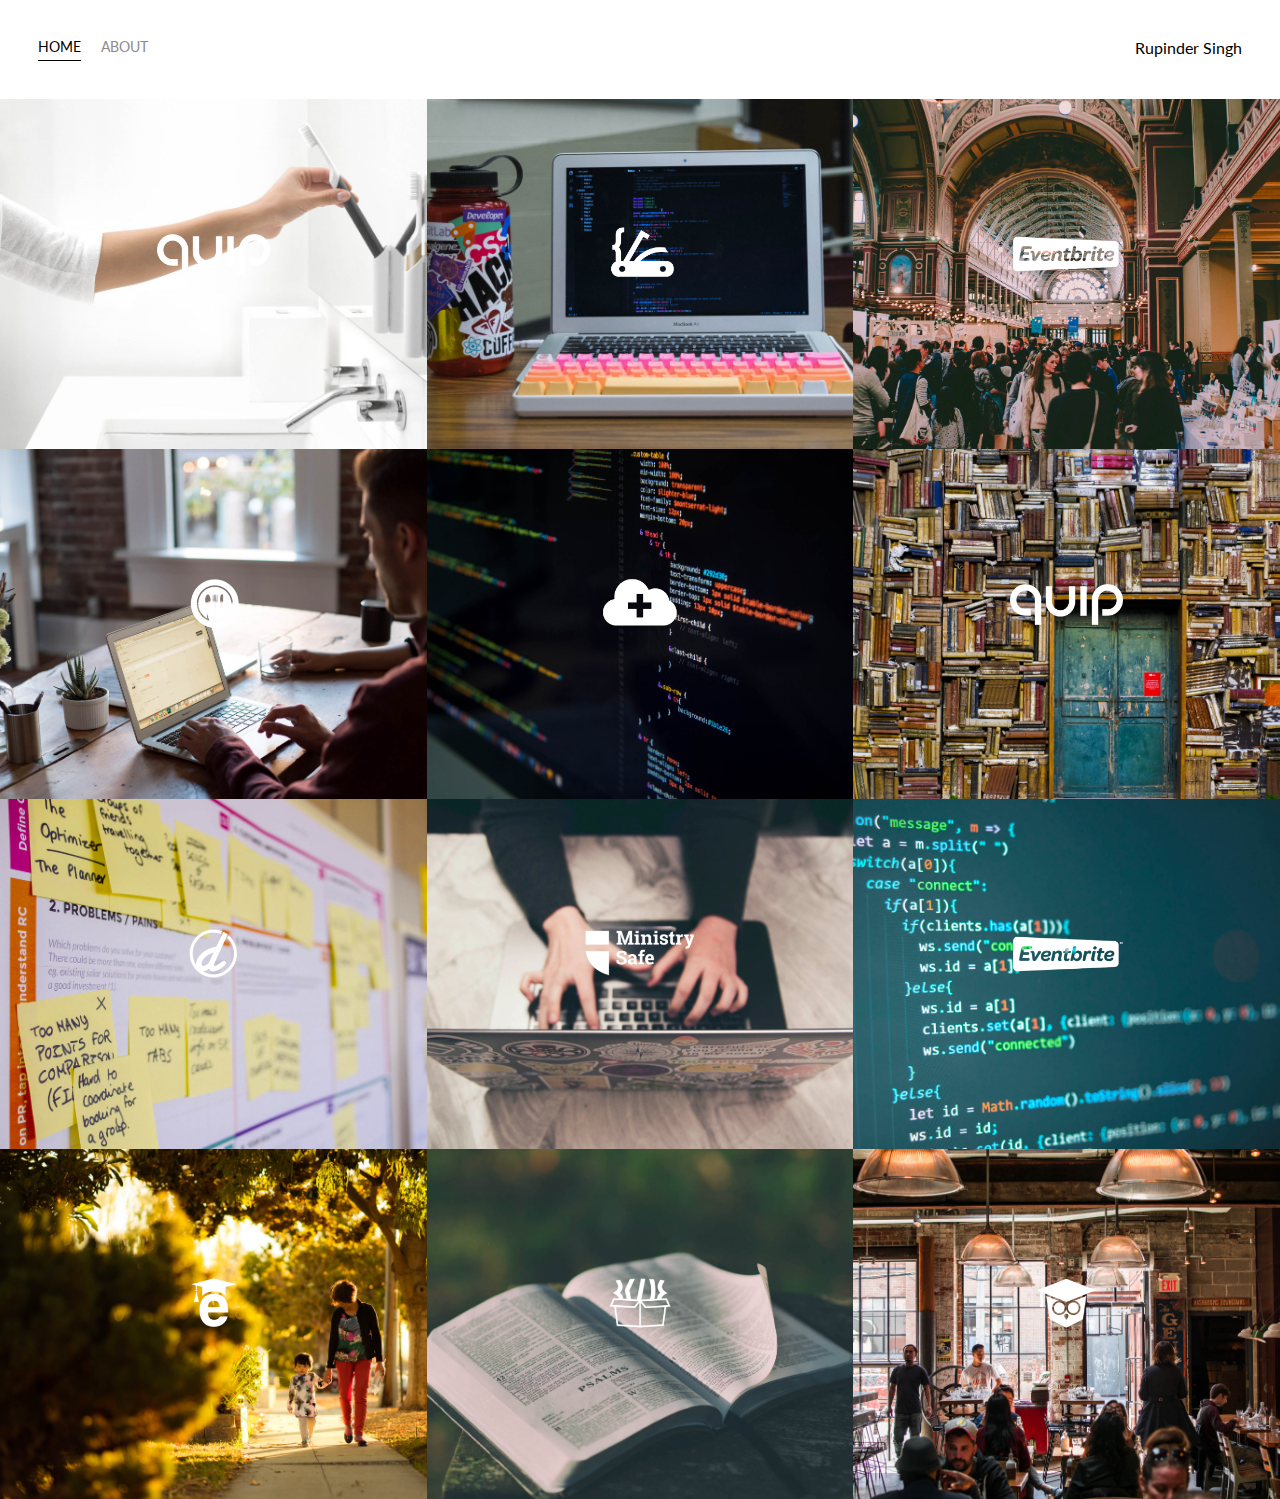
<file: index.html>
<!DOCTYPE html>
<html>
  <head>
    <meta charset="utf-8" />
    <title>HTML Cheat sheet</title>
    <link href="https://fonts.googleapis.com/css2?family=Lato:ital,wght@1,700&display=swap" rel="stylesheet"> 
    <link rel="stylesheet" href="style.css" />
  </head>

  <body>


    <div class="container">
      <div class="nav-wrapper">
        <div class="left-side">
              <div class="nav-link-wrapper active-nav-link">
                  <a href="index.html">Home</a>
                </div>

              <div class="nav-link-wrapper">
                  <a href="about.html">About</a>
              </div>

        </div>

        <div class="right-side">
          <div class="brand">
              <div>Rupinder Singh</div>
          </div>
        </div>
      </div>

      <div class="content-wrapper">
        <div class="portfolio-items-wrapper">

      

         <div class="portfolio-item-wrapper">
            <div class="portfolio-img-background" style="background-image: url(images/portfolio1.jpg)"></div>
            <div class="img-text-wrapper">
                <div class="logo-wrapper">
                  <img src="images/logos/quip.png">
                </div>

                <div class="subtitle">
                  Portfolio 1
                </div>
            </div>
          </div>



          <div class="portfolio-item-wrapper">
            <div class="portfolio-img-background" style="background-image: url(images/portfolio2.jpg)"></div>
            <div class="img-text-wrapper">
                <div class="logo-wrapper">
                  <img src="images/logos/devcamp.png">
                </div>

                <div class="subtitle">
                  Portfolio 2
                </div>
            </div>
          </div>



          <div class="portfolio-item-wrapper">
            <div class="portfolio-img-background" style="background-image: url(images/portfolio3.jpg)"></div>
            <div class="img-text-wrapper">
                <div class="logo-wrapper">
                  <img src="images/logos/eventbrite.png">
                </div>

                <div class="subtitle">
                  Portfolio 3
                </div>
            </div>
          </div>
          



          <div class="portfolio-item-wrapper">
            <div class="portfolio-img-background" style="background-image: url(images/portfolio4.jpg)"></div>
            <div class="img-text-wrapper">
                <div class="logo-wrapper">
                  <img src="images/logos/toastability.png">
                </div>

                <div class="subtitle">
                  Portfolio 4
                </div>
            </div>
          </div>

          <div class="portfolio-item-wrapper">
            <div class="portfolio-img-background" style="background-image: url(images/portfolio5.jpg)"></div>
            <div class="img-text-wrapper">
                <div class="logo-wrapper">
                  <img src="images/logos/shop-hacker.png">
                </div>

                <div class="subtitle">
                  Portfolio 5
                </div>
            </div>
          </div>



          <div class="portfolio-item-wrapper">
            <div class="portfolio-img-background" style="background-image: url(images/portfolio6.jpg)"></div>
            <div class="img-text-wrapper">
                <div class="logo-wrapper">
                  <img src="images/logos/quip.png">
                </div>

                <div class="subtitle">
                  Portfolio 6
                </div>
            </div>
          </div>


          <div class="portfolio-item-wrapper">
            <div class="portfolio-img-background" style="background-image: url(images/portfolio7.jpg)"></div>
            <div class="img-text-wrapper">
                <div class="logo-wrapper">
                  <img src="images/logos/open-devos.png">
                </div>

                <div class="subtitle">
                  Portfolio 7
                </div>
            </div>
          </div>



          <div class="portfolio-item-wrapper">
            <div class="portfolio-img-background" style="background-image: url(images/portfolio8.jpg)"></div>
            <div class="img-text-wrapper">
                <div class="logo-wrapper">
                  <img src="images/logos/ministry-safe.png">
                </div>

                <div class="subtitle">
                  Portfolio 8
                </div>
            </div>
          </div>




          <div class="portfolio-item-wrapper">
            <div class="portfolio-img-background" style="background-image: url(images/portfolio9.jpg)"></div>
            <div class="img-text-wrapper">
                <div class="logo-wrapper">
                  <img src="images/logos/eventbrite.png">
                </div>

                <div class="subtitle">
                  Portfolio 9
                </div>
            </div>
          </div>



          <div class="portfolio-item-wrapper">
            <div class="portfolio-img-background" style="background-image: url(images/portfolio10.jpg)"></div>
            <div class="img-text-wrapper">
                <div class="logo-wrapper">
                  <img src="images/logos/edutechional.png">
                </div>

                <div class="subtitle">
                  Portfolio 10
                </div>
            </div>
          </div>



          <div class="portfolio-item-wrapper">
            <div class="portfolio-img-background" style="background-image: url(images/portfolio11.jpg)"></div>
            <div class="img-text-wrapper">
                <div class="logo-wrapper">
                  <img src="images/logos/devtrunk.png">
                </div>

                <div class="subtitle">
                  Portfolio 11
                </div>
            </div>
          </div>



          <div class="portfolio-item-wrapper">
            <div class="portfolio-img-background" style="background-image: url(images/portfolio12.jpg)">
            </div>
            <div class="img-text-wrapper">
                <div class="logo-wrapper">
                  <img src="images/logos/dailysmarty.png">
                </div>

                <div class="subtitle">
                  Portfolio 12
                </div>
            </div>
          </div>






       </div>
     </div>


    </div>


    </body>
  </body>
<script>
 

const portfolioitems = document.querySelectorAll('.portfolio-item-wrapper')

portfolioitems.forEach(portfolioItem =>  {
  portfolioItem.addEventListener('mouseover', () => {
    portfolioItem.childNodes[1].classList.add('img-darken');
  })

  portfolioItem.addEventListener('mouseout', () => {
    portfolioItem.childNodes[1].classList.remove('img-darken');
  })


})
</script>
</html>
</file>
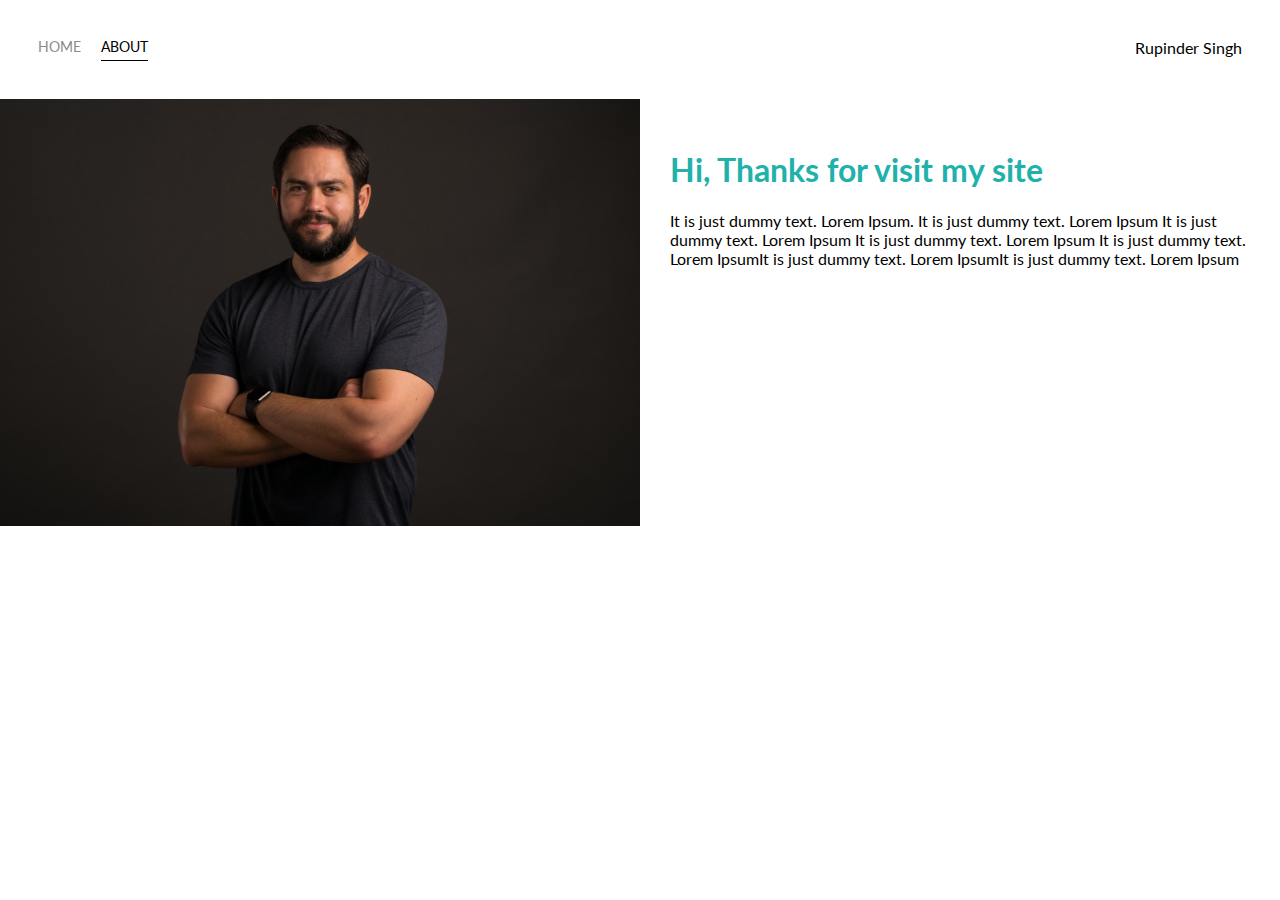
<file: about.html>
<!DOCTYPE html>
<html>
  <head>
    <meta charset="utf-8" />
    <title>HTML Cheat sheet workinprogreess merge with master</title>
    <link href="https://fonts.googleapis.com/css2?family=Lato:ital,wght@1,700&display=swap" rel="stylesheet"> 
    <link rel="stylesheet" href="style.css" />
  </head>

  <body>


    <div class="container">
      <div class="nav-wrapper">
        <div class="left-side">
              <div class="nav-link-wrapper">
                  <a href="index.html">Home</a>
                </div>

              <div class="nav-link-wrapper active-nav-link">
                  <a href="about.html">About</a>
              </div>

        </div>

        <div class="right-side">
          <div class="brand">
              <div>Rupinder Singh</div>
          </div>
        </div>
      </div>

        <div class="content-wrapper">
        <div class="two-column-wrapper">
            <div class="profile-image-wrapper">
                <img src="images/profile.jpg" alt="">
            </div>


            <div class="profile-content-wrapper">
                <h1>Hi, Thanks for visit my site</h1>
                <p>
                    It is just dummy text. Lorem Ipsum. It is just dummy text. Lorem Ipsum It is just dummy text. Lorem Ipsum
                    It is just dummy text. Lorem Ipsum
                    It is just dummy text. Lorem IpsumIt is just dummy text. Lorem IpsumIt is just dummy text. Lorem Ipsum
                </p>
            </div>
        </div>

    </div>


    </body>
  </body>

</html>
</file>
<file: style.css>
/* Master styles */
body {
  margin: 0px;
  font-family: "Lato", sans-serif;
}

.container {
  display: grid;
  grid-template-columns: 1fr;
}

/* Nav styles */

.nav-wrapper {
  display: flex;
  justify-content: space-between;
  padding: 38px;
}

.left-side {
  display: flex;
}

.nav-wrapper > .left-side > div {
  margin-right: 20px;
  font-size: 0.9em;
  text-transform: uppercase;
}

.nav-link-wrapper {
  height: 22px;
  border-bottom: 1px solid transparent;
  transition: border-bottom 0.5s;
}

.nav-link-wrapper a {
  color: #8a8a8a;
  text-decoration: none;
  transition: color 0.5s;
}

.nav-link-wrapper:hover {
  border-bottom: 1px solid black;
}

.nav-link-wrapper a:hover {
  color: black;
}

.active-nav-link {
  border-bottom: 1px solid black;
}

.active-nav-link a {
  color: black !important;
}

/* Portfolio styles */
.portfolio-items-wrapper {
  display: grid;
  grid-template-columns: 1fr 1fr 1fr;
}

.portfolio-item-wrapper {
  position: relative;
}

.portfolio-img-background {
  height: 350px;
  width: 100%;
  background-size: cover;
  background-position: center;
  background-repeat: no-repeat;
}

.img-text-wrapper {
  position: absolute;
  top: 0;
  display: flex;
  flex-direction: column;
  justify-content: center;
  align-items: center;
  height: 100%;
  text-align: center;
  padding-left: 100px;
  padding-right: 100px;
}

.logo-wrapper img {
  width: 50%;
  margin-bottom: 20px;
}

/* */
.img-text-wrapper .subtitle {
  transition: 1s;
  font-weight: 600;
  color: transparent;
}

.img-text-wrapper:hover .subtitle {
  font-weight: 600;
  color: lightseagreen;
}

.img-darken {
  transition: 1s;
  filter: brightness(10%);
}

.two-column-wrapper {
  display: grid;
  grid-template-columns: 1fr 1fr;
}

.profile-image-wrapper img {
  width: 100%;
}

.profile-content-wrapper {
  padding: 30px;
}

.profile-content-wrapper h1 {
  color: lightseagreen;
}
</file>
